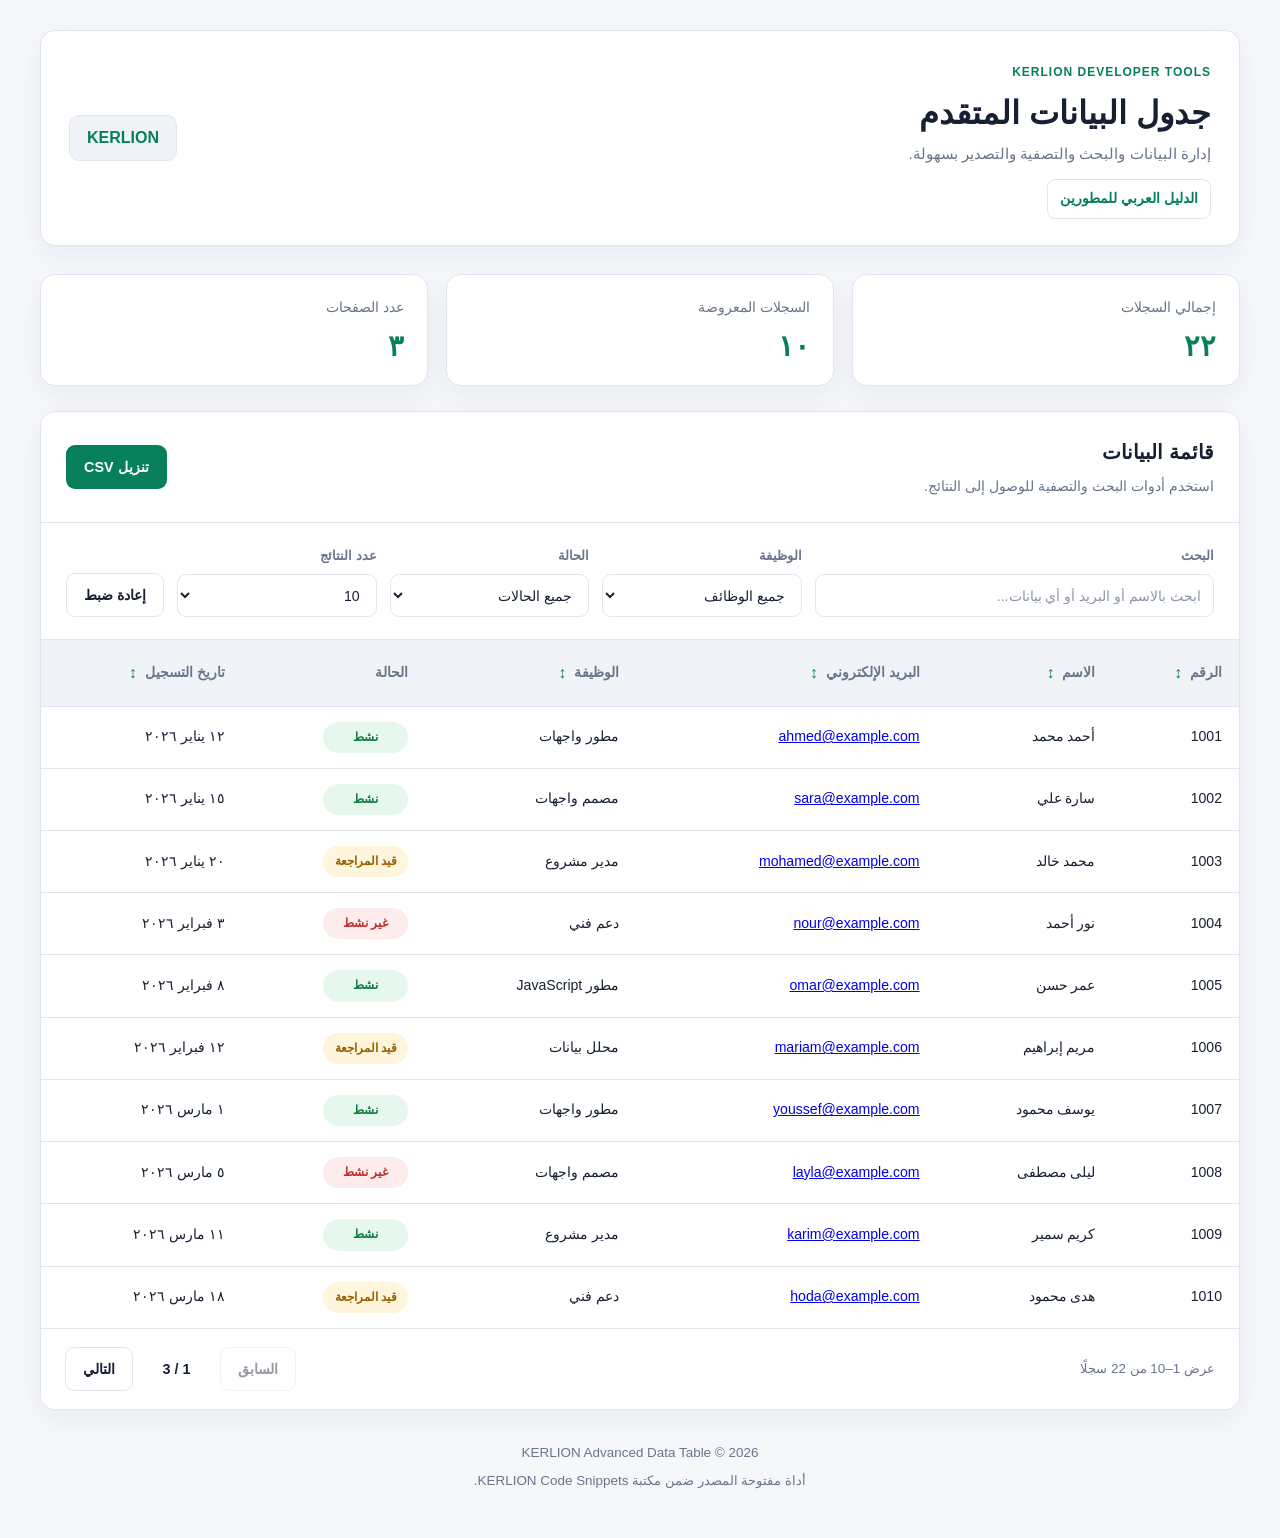
<file: javascript/advanced-data-table/index.html>
<!DOCTYPE html>
<html lang="ar" dir="rtl">
<head>
    <meta charset="UTF-8">
    <meta name="viewport" content="width=device-width, initial-scale=1.0">

    <meta name="author" content="KERLION">
    <meta name="description" content="Advanced Data Table - Search, sort, filter, pagination and CSV export.">

    <title>KERLION Advanced Data Table</title>

    <link rel="stylesheet" href="styles.css">
    <script src="table.js" defer></script>
</head>

<body>

    <main class="app-container">

        <!-- Header -->
        <header class="app-header">
            <div>
                <span class="app-label">KERLION DEVELOPER TOOLS</span>
                <h1>جدول البيانات المتقدم</h1>
                <p>إدارة البيانات والبحث والتصفية والتصدير بسهولة.</p>

                <a
                    class="developer-guide-link"
                    href="https://www.kerlionvip.com/2026/11/kerlion-advanced-data-table.html"
                    target="_blank"
                    rel="noopener noreferrer">
                    الدليل العربي للمطورين
                </a>
            </div>

            <a
                class="brand-link"
                href="https://www.kerlionvip.com"
                target="_blank"
                rel="noopener noreferrer">
                KERLION
            </a>
        </header>

        <!-- Statistics -->
        <section class="stats-grid" aria-label="إحصائيات البيانات">

            <article class="stat-card">
                <span>إجمالي السجلات</span>
                <strong id="totalRecords">0</strong>
            </article>

            <article class="stat-card">
                <span>السجلات المعروضة</span>
                <strong id="visibleRecords">0</strong>
            </article>

            <article class="stat-card">
                <span>عدد الصفحات</span>
                <strong id="totalPages">0</strong>
            </article>

        </section>

        <!-- Table Panel -->
        <section class="table-panel">

            <div class="panel-heading">
                <div>
                    <h2>قائمة البيانات</h2>
                    <p>استخدم أدوات البحث والتصفية للوصول إلى النتائج.</p>
                </div>

                <button
                    type="button"
                    id="exportCsv"
                    class="button button-primary">
                    تنزيل CSV
                </button>
            </div>

            <!-- Filters -->
            <div class="table-toolbar">

                <div class="search-group">
                    <label for="searchInput">البحث</label>
                    <input
                        type="search"
                        id="searchInput"
                        placeholder="ابحث بالاسم أو البريد أو أي بيانات..."
                        autocomplete="off">
                </div>

                <div class="filter-group">
                    <label for="roleFilter">الوظيفة</label>
                    <select id="roleFilter">
                        <option value="">جميع الوظائف</option>
                    </select>
                </div>

                <div class="filter-group">
                    <label for="statusFilter">الحالة</label>
                    <select id="statusFilter">
                        <option value="">جميع الحالات</option>
                        <option value="active">نشط</option>
                        <option value="inactive">غير نشط</option>
                        <option value="pending">قيد المراجعة</option>
                    </select>
                </div>

                <div class="filter-group">
                    <label for="pageSize">عدد النتائج</label>
                    <select id="pageSize">
                        <option value="5">5</option>
                        <option value="10" selected>10</option>
                        <option value="20">20</option>
                        <option value="50">50</option>
                    </select>
                </div>

                <button
                    type="button"
                    id="resetFilters"
                    class="button button-secondary">
                    إعادة ضبط
                </button>

            </div>

            <!-- Data Table -->
            <div class="table-wrapper">

                <table id="dataTable">
                    <caption class="visually-hidden">
                        جدول بيانات المستخدمين التجريبي
                    </caption>

                    <thead>
                        <tr>
                            <th scope="col" aria-sort="none">
                                <button class="sort-button" data-sort="id" type="button">
                                    الرقم <span aria-hidden="true">↕</span>
                                </button>
                            </th>

                            <th scope="col" aria-sort="none">
                                <button class="sort-button" data-sort="name" type="button">
                                    الاسم <span aria-hidden="true">↕</span>
                                </button>
                            </th>

                            <th scope="col" aria-sort="none">
                                <button class="sort-button" data-sort="email" type="button">
                                    البريد الإلكتروني <span aria-hidden="true">↕</span>
                                </button>
                            </th>

                            <th scope="col" aria-sort="none">
                                <button class="sort-button" data-sort="role" type="button">
                                    الوظيفة <span aria-hidden="true">↕</span>
                                </button>
                            </th>

                            <th scope="col">الحالة</th>

                            <th scope="col" aria-sort="none">
                                <button class="sort-button" data-sort="date" type="button">
                                    تاريخ التسجيل <span aria-hidden="true">↕</span>
                                </button>
                            </th>
                        </tr>
                    </thead>

                    <tbody id="tableBody">
                        <!-- Generated by table.js -->
                    </tbody>

                </table>

                <div
                    id="emptyState"
                    class="empty-state"
                    hidden
                    role="status">
                    لا توجد نتائج مطابقة لعملية البحث.
                </div>

            </div>

            <!-- Pagination -->
            <footer class="table-footer">

                <div
                    id="resultInfo"
                    class="result-info"
                    aria-live="polite">
                    جاري تحميل البيانات...
                </div>

                <nav class="pagination" aria-label="التنقل بين صفحات الجدول">

                    <button
                        type="button"
                        id="prevPage"
                        class="button button-secondary"
                        disabled>
                        السابق
                    </button>

                    <span id="pageIndicator" aria-live="polite">
                        0 / 0
                    </span>

                    <button
                        type="button"
                        id="nextPage"
                        class="button button-secondary"
                        disabled>
                        التالي
                    </button>

                </nav>

            </footer>

        </section>

        <footer class="site-footer">
            <p>
                KERLION Advanced Data Table
                &copy; <span id="currentYear">2026</span>
            </p>
            <p>أداة مفتوحة المصدر ضمن مكتبة KERLION Code Snippets.</p>
        </footer>

    </main>

</body>
</html>
</file>
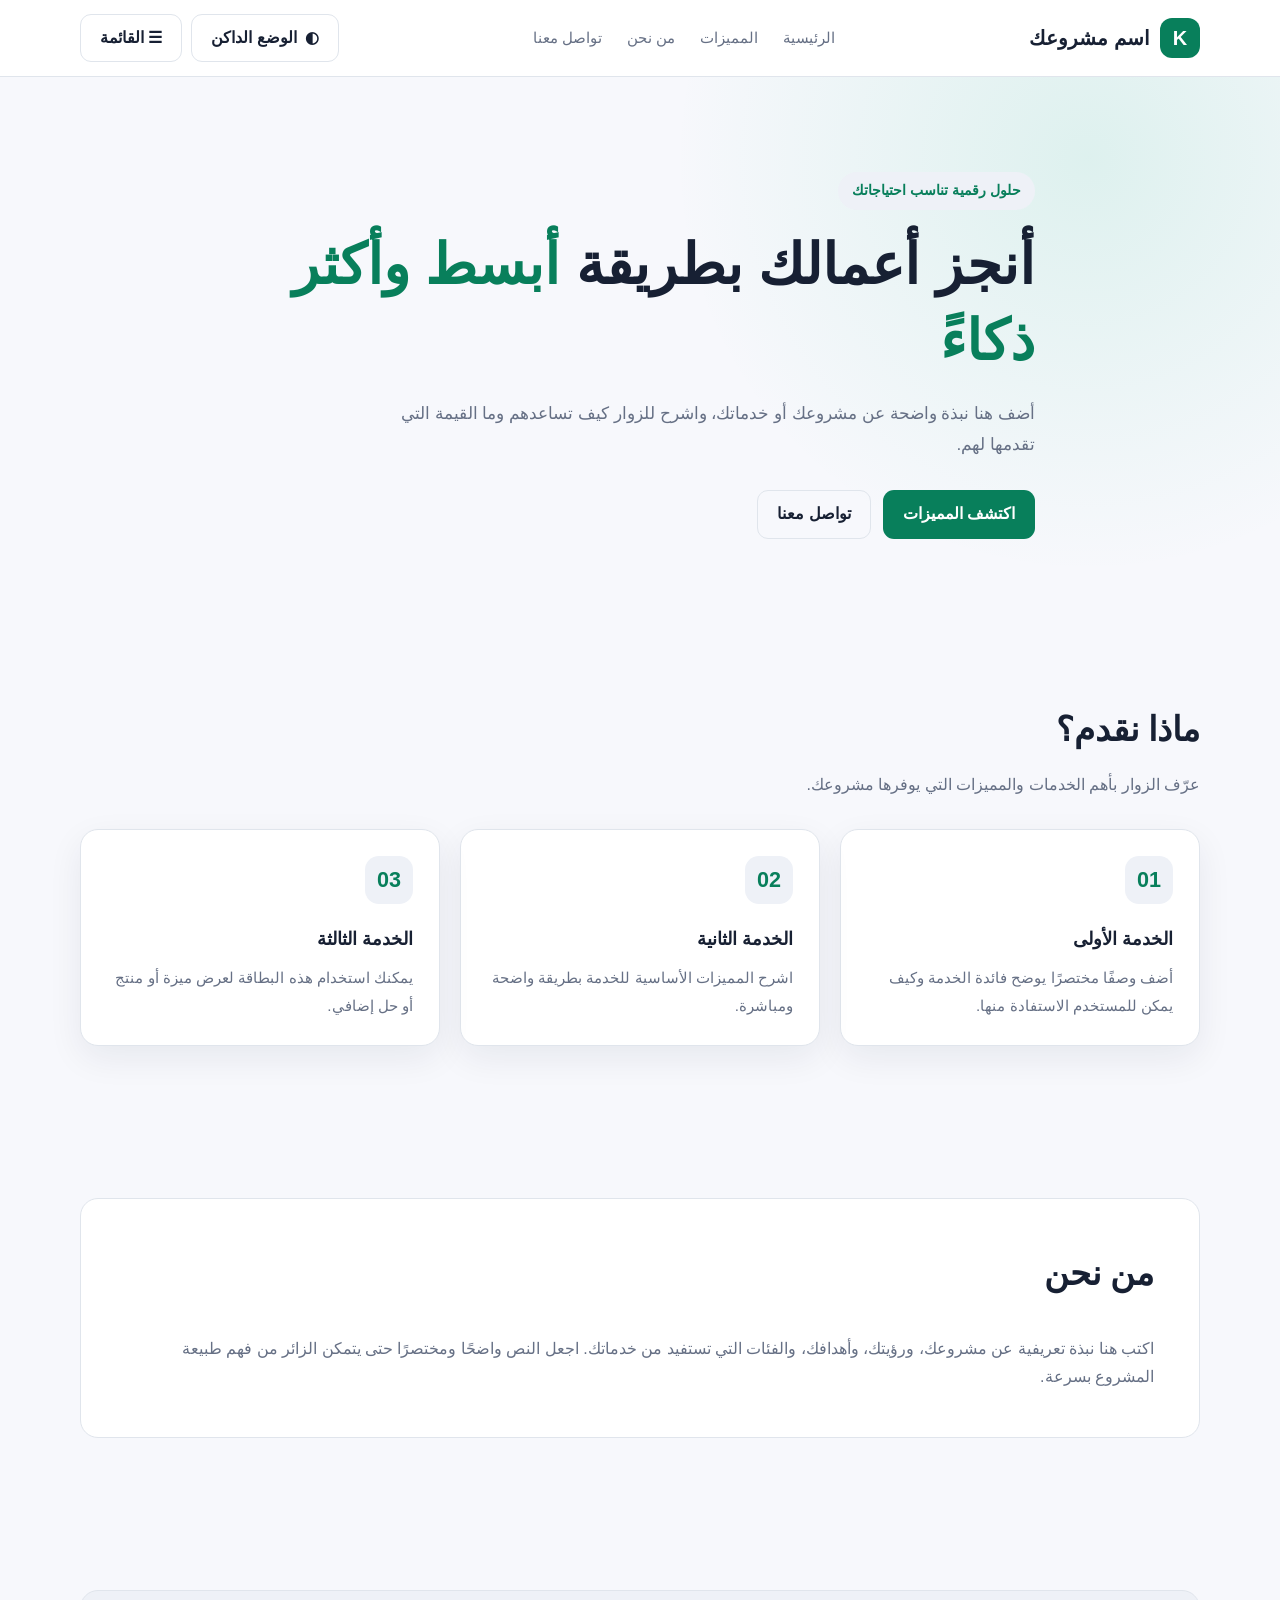
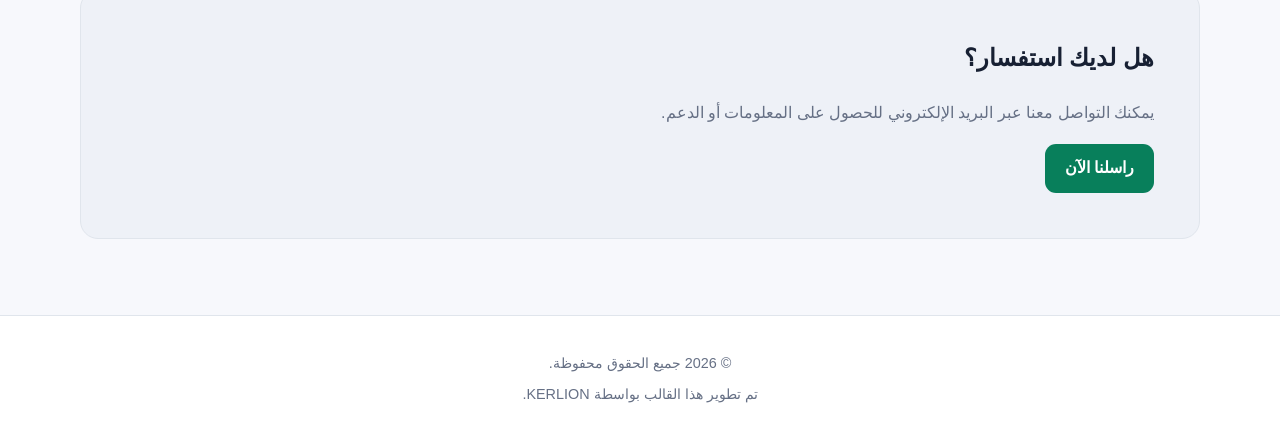
<file: html/semantic-page-template.html>
<!DOCTYPE html>
<html lang="ar" dir="rtl" data-theme="light">
<head>
    <meta charset="UTF-8">
    <meta name="viewport" content="width=device-width, initial-scale=1.0">

    <title>قالب صفحة عربية متجاوبة</title>
    <meta name="description" content="قالب صفحة ويب عربية متجاوبة باستخدام HTML وCSS وJavaScript.">
    <meta name="author" content="KERLION">
    <meta name="theme-color" content="#f7f8fc">

    <meta property="og:type" content="website">
    <meta property="og:title" content="قالب صفحة عربية متجاوبة">
    <meta property="og:description" content="قالب ويب عربي متجاوب وقابل للتخصيص.">

    <style>
        /* =================================
           1. Design Variables
        ================================= */

        :root {
            color-scheme: light;

            --bg: #f7f8fc;
            --surface: #ffffff;
            --surface-soft: #eef1f7;
            --text: #172033;
            --muted: #667085;
            --primary: #087f5b;
            --primary-hover: #066748;
            --border: #e0e5ec;
            --shadow: 0 12px 35px rgba(20, 35, 60, 0.07);
            --radius: 18px;
            --container: 1120px;
        }

        html[data-theme="dark"] {
            color-scheme: dark;

            --bg: #101722;
            --surface: #182332;
            --surface-soft: #202d3d;
            --text: #f1f5f9;
            --muted: #a8b4c4;
            --primary: #27bd8c;
            --primary-hover: #43d5a5;
            --border: #2e3d50;
            --shadow: 0 12px 35px rgba(0, 0, 0, 0.22);
        }

        /* =================================
           2. Reset and Base
        ================================= */

        *,
        *::before,
        *::after {
            box-sizing: border-box;
        }

        html {
            scroll-behavior: smooth;
            scroll-padding-top: 90px;
        }

        body {
            margin: 0;
            font-family: Tahoma, Arial, sans-serif;
            background: var(--bg);
            color: var(--text);
            line-height: 1.8;
            transition: background-color 0.2s, color 0.2s;
        }

        a {
            color: inherit;
            text-decoration: none;
        }

        button {
            font: inherit;
        }

        button,
        a {
            -webkit-tap-highlight-color: transparent;
        }

        button:focus-visible,
        a:focus-visible {
            outline: 3px solid var(--primary);
            outline-offset: 4px;
        }

        .container {
            width: min(100% - 36px, var(--container));
            margin-inline: auto;
        }

        .section {
            padding-block: 76px;
        }

        .section-heading {
            margin-bottom: 30px;
        }

        .section-heading h2 {
            margin: 0 0 10px;
            font-size: clamp(1.5rem, 3vw, 2.1rem);
        }

        .section-heading p {
            margin: 0;
            color: var(--muted);
        }

        /* =================================
           3. Skip Link
        ================================= */

        .skip-link {
            position: absolute;
            top: -100px;
            right: 16px;
            z-index: 1000;
            padding: 10px 16px;
            background: var(--primary);
            color: #fff;
            border-radius: 8px;
        }

        .skip-link:focus {
            top: 16px;
        }

        /* =================================
           4. Header and Navigation
        ================================= */

        .site-header {
            position: sticky;
            top: 0;
            z-index: 100;
            background: var(--surface);
            border-bottom: 1px solid var(--border);
        }

        .header-inner {
            min-height: 76px;
            display: flex;
            align-items: center;
            justify-content: space-between;
            gap: 20px;
        }

        .brand {
            display: inline-flex;
            align-items: center;
            gap: 10px;
            font-size: 1.25rem;
            font-weight: 800;
        }

        .brand-mark {
            width: 40px;
            height: 40px;
            display: grid;
            place-items: center;
            background: var(--primary);
            color: #fff;
            border-radius: 12px;
            font-weight: 900;
        }

        .nav {
            display: flex;
            align-items: center;
            gap: 25px;
        }

        .nav a {
            color: var(--muted);
            font-size: 0.95rem;
            transition: color 0.2s;
        }

        .nav a:hover {
            color: var(--primary);
        }

        .header-actions {
            display: flex;
            align-items: center;
            gap: 9px;
        }

        .menu-toggle {
            display: none;
        }

        /* =================================
           5. Buttons
        ================================= */

        .button {
            min-height: 44px;
            display: inline-flex;
            align-items: center;
            justify-content: center;
            gap: 8px;
            padding: 9px 19px;
            border: 1px solid transparent;
            border-radius: 11px;
            cursor: pointer;
            font-weight: 700;
            transition: background-color 0.2s, transform 0.2s;
        }

        .button:hover {
            transform: translateY(-2px);
        }

        .button-primary {
            background: var(--primary);
            color: #fff;
        }

        .button-primary:hover {
            background: var(--primary-hover);
        }

        .button-outline {
            background: transparent;
            border-color: var(--border);
            color: var(--text);
        }

        .button-outline:hover {
            background: var(--surface-soft);
        }

        /* =================================
           6. Hero Section
        ================================= */

        .hero {
            padding-block: 95px 85px;
            background:
                radial-gradient(
                    circle at 85% 15%,
                    rgba(39, 189, 140, 0.12),
                    transparent 35%
                );
        }

        .hero-content {
            max-width: 790px;
        }

        .eyebrow {
            display: inline-block;
            margin-bottom: 17px;
            padding: 6px 14px;
            background: var(--surface-soft);
            color: var(--primary);
            border-radius: 30px;
            font-size: 0.9rem;
            font-weight: 700;
        }

        .hero h1 {
            margin: 0 0 20px;
            font-size: clamp(2rem, 5vw, 3.5rem);
            line-height: 1.35;
        }

        .hero h1 span {
            color: var(--primary);
        }

        .hero-description {
            max-width: 680px;
            margin: 0 0 30px;
            color: var(--muted);
            font-size: 1.08rem;
        }

        .hero-actions {
            display: flex;
            flex-wrap: wrap;
            gap: 12px;
        }

        /* =================================
           7. Features
        ================================= */

        .features-grid {
            display: grid;
            grid-template-columns: repeat(3, minmax(0, 1fr));
            gap: 20px;
        }

        .feature-card {
            padding: 26px;
            background: var(--surface);
            border: 1px solid var(--border);
            border-radius: var(--radius);
            box-shadow: var(--shadow);
        }

        .feature-icon {
            width: 48px;
            height: 48px;
            display: grid;
            place-items: center;
            margin-bottom: 18px;
            background: var(--surface-soft);
            color: var(--primary);
            border-radius: 14px;
            font-size: 1.35rem;
            font-weight: bold;
        }

        .feature-card h3 {
            margin: 0 0 9px;
            font-size: 1.15rem;
        }

        .feature-card p {
            margin: 0;
            color: var(--muted);
            font-size: 0.95rem;
        }

        /* =================================
           8. About Section
        ================================= */

        .about-box {
            padding: clamp(24px, 5vw, 45px);
            background: var(--surface);
            border: 1px solid var(--border);
            border-radius: var(--radius);
        }

        .about-box p {
            margin: 0;
            color: var(--muted);
        }

        /* =================================
           9. Contact Section
        ================================= */

        .contact-box {
            padding: clamp(24px, 5vw, 45px);
            background: var(--surface-soft);
            border: 1px solid var(--border);
            border-radius: var(--radius);
        }

        .contact-box h2 {
            margin-top: 0;
        }

        .contact-box p {
            color: var(--muted);
        }

        /* =================================
           10. Footer
        ================================= */

        .site-footer {
            padding-block: 30px;
            background: var(--surface);
            border-top: 1px solid var(--border);
            text-align: center;
        }

        .site-footer p {
            margin: 5px 0;
            color: var(--muted);
            font-size: 0.9rem;
        }

        /* =================================
           11. Responsive Layout
        ================================= */

        @media (max-width: 760px) {
            .header-inner {
                flex-wrap: wrap;
                padding-block: 14px;
            }

            .header-actions {
                margin-inline-start: auto;
            }

            .menu-toggle {
                display: inline-flex;
            }

            .nav {
                display: none;
                flex-basis: 100%;
                flex-direction: column;
                align-items: stretch;
                gap: 0;
                padding: 8px;
                background: var(--surface-soft);
                border-radius: 12px;
            }

            .nav.is-open {
                display: flex;
            }

            .nav a {
                display: block;
                padding: 11px 12px;
            }

            .hero {
                padding-block: 65px;
            }

            .features-grid {
                grid-template-columns: 1fr;
            }

            .section {
                padding-block: 55px;
            }
        }

        @media (prefers-reduced-motion: reduce) {
            *,
            *::before,
            *::after {
                scroll-behavior: auto !important;
                transition-duration: 0.01ms !important;
                animation-duration: 0.01ms !important;
            }
        }
    </style>
</head>

<body>

    <a class="skip-link" href="#main-content">
        تخطي إلى المحتوى الرئيسي
    </a>

    <!-- Header -->
    <header class="site-header">
        <div class="container header-inner">

            <a class="brand" href="#home" aria-label="الصفحة الرئيسية">
                <span class="brand-mark" aria-hidden="true">K</span>
                <span>اسم مشروعك</span>
            </a>

            <nav class="nav" id="primary-nav" aria-label="القائمة الرئيسية">
                <a href="#home" aria-current="page">الرئيسية</a>
                <a href="#features">المميزات</a>
                <a href="#about">من نحن</a>
                <a href="#contact">تواصل معنا</a>
            </nav>

            <div class="header-actions">

                <button
                    class="button button-outline"
                    id="theme-toggle"
                    type="button"
                    aria-label="تفعيل الوضع الداكن">
                    <span aria-hidden="true">◐</span>
                    <span id="theme-label">الوضع الداكن</span>
                </button>

                <button
                    class="button button-outline menu-toggle"
                    id="menu-toggle"
                    type="button"
                    aria-controls="primary-nav"
                    aria-expanded="false"
                    aria-label="فتح القائمة">
                    ☰ القائمة
                </button>

            </div>
        </div>
    </header>

    <!-- Main -->
    <main id="main-content">

        <!-- Hero -->
        <section class="hero" id="home">
            <div class="container hero-content">

                <span class="eyebrow">حلول رقمية تناسب احتياجاتك</span>

                <h1>
                    أنجز أعمالك بطريقة
                    <span>أبسط وأكثر ذكاءً</span>
                </h1>

                <p class="hero-description">
                    أضف هنا نبذة واضحة عن مشروعك أو خدماتك،
                    واشرح للزوار كيف تساعدهم وما القيمة التي تقدمها لهم.
                </p>

                <div class="hero-actions">
                    <a class="button button-primary" href="#features">
                        اكتشف المميزات
                    </a>

                    <a class="button button-outline" href="#contact">
                        تواصل معنا
                    </a>
                </div>

            </div>
        </section>

        <!-- Features -->
        <section class="section" id="features">
            <div class="container">

                <div class="section-heading">
                    <h2>ماذا نقدم؟</h2>
                    <p>عرّف الزوار بأهم الخدمات والمميزات التي يوفرها مشروعك.</p>
                </div>

                <div class="features-grid">

                    <article class="feature-card">
                        <div class="feature-icon" aria-hidden="true">01</div>
                        <h3>الخدمة الأولى</h3>
                        <p>
                            أضف وصفًا مختصرًا يوضح فائدة الخدمة
                            وكيف يمكن للمستخدم الاستفادة منها.
                        </p>
                    </article>

                    <article class="feature-card">
                        <div class="feature-icon" aria-hidden="true">02</div>
                        <h3>الخدمة الثانية</h3>
                        <p>
                            اشرح المميزات الأساسية للخدمة
                            بطريقة واضحة ومباشرة.
                        </p>
                    </article>

                    <article class="feature-card">
                        <div class="feature-icon" aria-hidden="true">03</div>
                        <h3>الخدمة الثالثة</h3>
                        <p>
                            يمكنك استخدام هذه البطاقة
                            لعرض ميزة أو منتج أو حل إضافي.
                        </p>
                    </article>

                </div>
            </div>
        </section>

        <!-- About -->
        <section class="section" id="about">
            <div class="container">

                <div class="about-box">
                    <div class="section-heading">
                        <h2>من نحن</h2>
                    </div>

                    <p>
                        اكتب هنا نبذة تعريفية عن مشروعك،
                        ورؤيتك، وأهدافك، والفئات التي تستفيد من خدماتك.
                        اجعل النص واضحًا ومختصرًا حتى يتمكن الزائر
                        من فهم طبيعة المشروع بسرعة.
                    </p>
                </div>

            </div>
        </section>

        <!-- Contact -->
        <section class="section" id="contact">
            <div class="container">

                <div class="contact-box">
                    <h2>هل لديك استفسار؟</h2>

                    <p>
                        يمكنك التواصل معنا عبر البريد الإلكتروني
                        للحصول على المعلومات أو الدعم.
                    </p>

                    <a
                        class="button button-primary"
                        href="mailto:hello@example.com">
                        راسلنا الآن
                    </a>
                </div>

            </div>
        </section>

    </main>

    <!-- Footer -->
    <footer class="site-footer">
        <div class="container">

            <p>
                &copy; <span id="current-year">2026</span>
                جميع الحقوق محفوظة.
            </p>

            <p>تم تطوير هذا القالب بواسطة KERLION.</p>

        </div>
    </footer>

    <!-- JavaScript -->
    <script>
        "use strict";

        // Enable JavaScript-dependent styles
        document.documentElement.classList.add("js");

        // Theme controls
        const themeToggle = document.getElementById("theme-toggle");
        const themeLabel = document.getElementById("theme-label");

        function readSavedTheme() {
            try {
                return localStorage.getItem("kerlion-template-theme");
            } catch (error) {
                return null;
            }
        }

        function saveTheme(theme) {
            try {
                localStorage.setItem("kerlion-template-theme", theme);
            } catch (error) {
                // Theme still works for the current page session.
            }
        }

        function updateThemeButton() {
            const isDark = document.documentElement.dataset.theme === "dark";

            themeLabel.textContent = isDark
                ? "الوضع الفاتح"
                : "الوضع الداكن";

            themeToggle.setAttribute(
                "aria-label",
                isDark ? "تفعيل الوضع الفاتح" : "تفعيل الوضع الداكن"
            );
        }

        const savedTheme = readSavedTheme();

        const systemPrefersDark = window.matchMedia
            ? window.matchMedia("(prefers-color-scheme: dark)").matches
            : false;

        const initialTheme =
            savedTheme === "light" || savedTheme === "dark"
                ? savedTheme
                : (systemPrefersDark ? "dark" : "light");

        document.documentElement.dataset.theme = initialTheme;
        updateThemeButton();

        themeToggle.addEventListener("click", function () {
            const currentTheme = document.documentElement.dataset.theme;

            const nextTheme = currentTheme === "dark"
                ? "light"
                : "dark";

            document.documentElement.dataset.theme = nextTheme;
            saveTheme(nextTheme);
            updateThemeButton();
        });

        // Mobile navigation controls
        const menuToggle = document.getElementById("menu-toggle");
        const primaryNav = document.getElementById("primary-nav");

        function closeMenu() {
            primaryNav.classList.remove("is-open");
            menuToggle.setAttribute("aria-expanded", "false");
            menuToggle.setAttribute("aria-label", "فتح القائمة");
        }

        menuToggle.addEventListener("click", function () {
            const isOpen = primaryNav.classList.toggle("is-open");

            menuToggle.setAttribute("aria-expanded", String(isOpen));

            menuToggle.setAttribute(
                "aria-label",
                isOpen ? "إغلاق القائمة" : "فتح القائمة"
            );
        });

        // Close menu after choosing a navigation link
        primaryNav.querySelectorAll("a").forEach(function (link) {
            link.addEventListener("click", closeMenu);
        });

        // Close menu with Escape
        document.addEventListener("keydown", function (event) {
            if (event.key === "Escape") {
                closeMenu();
            }
        });

        // Close mobile menu when returning to desktop width
        window.addEventListener("resize", function () {
            if (window.innerWidth > 760) {
                closeMenu();
            }
        });

        // Automatically update the copyright year
        document.getElementById("current-year").textContent =
            new Date().getFullYear();
    </script>

</body>
</html>
</file>
<file: javascript/advanced-data-table/styles.css>
/* ==================================================
   KERLION Advanced Data Table
   Responsive RTL Data Table Interface
   ================================================== */

/* 1. Design Variables */
:root {
    color-scheme: light;

    --bg: #f5f7fb;
    --surface: #ffffff;
    --surface-soft: #f0f4f8;
    --text: #172033;
    --muted: #68758a;
    --primary: #087f5b;
    --primary-hover: #066748;
    --border: #e0e6ef;
    --success-bg: #e6f7ee;
    --success-text: #147a45;
    --danger-bg: #fdecec;
    --danger-text: #bb3030;
    --pending-bg: #fff4dc;
    --pending-text: #966100;
    --shadow: 0 10px 28px rgba(22, 34, 51, 0.055);
    --radius: 15px;
    --transition: 180ms ease;
}

[data-theme="dark"] {
    color-scheme: dark;

    --bg: #101722;
    --surface: #182332;
    --surface-soft: #202d3d;
    --text: #f1f5f9;
    --muted: #a8b4c4;
    --primary: #27bd8c;
    --primary-hover: #43d5a5;
    --border: #2e3d50;
    --success-bg: #173b2c;
    --success-text: #69d49b;
    --danger-bg: #472626;
    --danger-text: #ff9999;
    --pending-bg: #463719;
    --pending-text: #f7cf76;
    --shadow: 0 10px 28px rgba(0, 0, 0, 0.18);
}

/* 2. Reset */
*,
*::before,
*::after {
    box-sizing: border-box;
}

[hidden] {
    display: none !important;
}

html {
    scroll-behavior: smooth;
    scroll-padding-top: 24px;
}

body {
    min-width: 320px;
    margin: 0;
    padding: 30px 18px;
    background: var(--bg);
    color: var(--text);
    font-family: Tahoma, Arial, sans-serif;
    line-height: 1.7;
    transition:
        background-color var(--transition),
        color var(--transition);
}

button,
input,
select {
    font: inherit;
}

button,
a,
input,
select {
    -webkit-tap-highlight-color: transparent;
}

button:focus-visible,
a:focus-visible,
input:focus-visible,
select:focus-visible {
    outline: 3px solid var(--primary);
    outline-offset: 3px;
}

button:disabled {
    opacity: 0.45;
    cursor: not-allowed;
}

/* 3. Main Container */
.app-container {
    width: min(100%, 1200px);
    margin-inline: auto;
}

/* 4. Header */
.app-header {
    display: flex;
    align-items: center;
    justify-content: space-between;
    gap: 24px;
    margin-bottom: 28px;
    padding: 26px 28px;
    background: var(--surface);
    border: 1px solid var(--border);
    border-radius: var(--radius);
    box-shadow: var(--shadow);
}

.app-header h1 {
    margin: 7px 0 5px;
    font-size: clamp(1.5rem, 3vw, 2rem);
    line-height: 1.4;
}

.app-header p {
    margin: 0;
    color: var(--muted);
    font-size: 0.96rem;
}

.developer-guide-link {
    display: inline-flex;
    align-items: center;
    margin-top: 12px;
    padding: 7px 12px;
    border: 1px solid var(--border);
    border-radius: 8px;
    color: var(--primary);
    font-size: 0.88rem;
    font-weight: 700;
    text-decoration: none;
    transition:
        background-color var(--transition),
        border-color var(--transition);
}

.developer-guide-link:hover {
    background: var(--surface-soft);
    border-color: var(--primary);
}

.app-label {
    display: inline-block;
    color: var(--primary);
    font-size: 0.75rem;
    font-weight: 800;
    letter-spacing: 1px;
}

.brand-link {
    display: inline-flex;
    align-items: center;
    justify-content: center;
    min-width: 105px;
    min-height: 44px;
    padding: 8px 17px;
    background: var(--surface-soft);
    border: 1px solid var(--border);
    border-radius: 10px;
    color: var(--primary);
    font-size: 1rem;
    font-weight: 800;
    text-decoration: none;
    transition:
        background-color var(--transition),
        transform var(--transition);
}

.brand-link:hover {
    background: var(--border);
    transform: translateY(-2px);
}

/* 5. Statistics */
.stats-grid {
    display: grid;
    grid-template-columns: repeat(3, minmax(0, 1fr));
    gap: 18px;
    margin-bottom: 25px;
}

.stat-card {
    display: flex;
    flex-direction: column;
    gap: 9px;
    min-height: 112px;
    padding: 20px 23px;
    background: var(--surface);
    border: 1px solid var(--border);
    border-radius: var(--radius);
    box-shadow: var(--shadow);
}

.stat-card span {
    color: var(--muted);
    font-size: 0.9rem;
}

.stat-card strong {
    color: var(--primary);
    font-size: 1.8rem;
    line-height: 1.2;
    font-variant-numeric: tabular-nums;
}

/* 6. Table Panel */
.table-panel {
    overflow: hidden;
    background: var(--surface);
    border: 1px solid var(--border);
    border-radius: var(--radius);
    box-shadow: var(--shadow);
}

.panel-heading {
    display: flex;
    align-items: center;
    justify-content: space-between;
    gap: 20px;
    padding: 23px 25px;
    border-bottom: 1px solid var(--border);
}

.panel-heading h2 {
    margin: 0 0 5px;
    font-size: 1.25rem;
}

.panel-heading p {
    margin: 0;
    color: var(--muted);
    font-size: 0.9rem;
}

/* 7. Buttons */
.button {
    min-height: 42px;
    display: inline-flex;
    align-items: center;
    justify-content: center;
    gap: 7px;
    padding: 9px 17px;
    border: 1px solid transparent;
    border-radius: 9px;
    cursor: pointer;
    font-size: 0.9rem;
    font-weight: 700;
    transition:
        background-color var(--transition),
        border-color var(--transition),
        transform var(--transition);
}

.button:not(:disabled):hover {
    transform: translateY(-1px);
}

.button-primary {
    background: var(--primary);
    color: #ffffff;
}

.button-primary:not(:disabled):hover {
    background: var(--primary-hover);
}

.button-secondary {
    background: var(--surface);
    border-color: var(--border);
    color: var(--text);
}

.button-secondary:not(:disabled):hover {
    background: var(--surface-soft);
    border-color: var(--primary);
}

/* 8. Toolbar and Filters */
.table-toolbar {
    display: grid;
    grid-template-columns: minmax(220px, 2fr) repeat(3, minmax(125px, 1fr)) auto;
    align-items: end;
    gap: 13px;
    padding: 22px 25px;
    background: var(--surface);
    border-bottom: 1px solid var(--border);
}

.search-group,
.filter-group {
    min-width: 0;
    display: flex;
    flex-direction: column;
    gap: 7px;
}

.search-group label,
.filter-group label {
    color: var(--muted);
    font-size: 0.84rem;
    font-weight: 700;
}

.search-group input,
.filter-group select {
    width: 100%;
    min-width: 0;
    height: 43px;
    padding: 9px 12px;
    background: var(--surface);
    border: 1px solid var(--border);
    border-radius: 9px;
    color: var(--text);
    font-size: 0.88rem;
}

.search-group input::placeholder {
    color: var(--muted);
    opacity: 0.75;
}

.search-group input:focus,
.filter-group select:focus {
    border-color: var(--primary);
    outline: 2px solid color-mix(
        in srgb,
        var(--primary) 20%,
        transparent
    );
}

/* 9. Table */
.table-wrapper {
    width: 100%;
    overflow-x: auto;
    overscroll-behavior-x: contain;
}

#dataTable {
    width: 100%;
    min-width: 850px;
    border-collapse: collapse;
    border-spacing: 0;
    text-align: right;
}

#dataTable thead {
    background: var(--surface-soft);
}

#dataTable th,
#dataTable td {
    padding: 15px 17px;
    border-bottom: 1px solid var(--border);
    white-space: nowrap;
    font-size: 0.88rem;
}

#dataTable th {
    color: var(--muted);
    font-weight: 800;
}

#dataTable tbody tr {
    transition: background-color var(--transition);
}

#dataTable tbody tr:hover {
    background: var(--surface-soft);
}

#dataTable tbody tr:last-child td {
    border-bottom: 0;
}

/* 10. Sorting Buttons */
.sort-button {
    display: inline-flex;
    align-items: center;
    gap: 8px;
    padding: 4px 0;
    background: transparent;
    border: 0;
    color: inherit;
    cursor: pointer;
    font-weight: 800;
    text-align: right;
}

.sort-button:hover,
.sort-button[aria-pressed="true"] {
    color: var(--primary);
}

.sort-button span {
    color: var(--primary);
    font-size: 1rem;
}

/* 11. Status Badges */
.status-badge {
    display: inline-flex;
    align-items: center;
    justify-content: center;
    min-width: 85px;
    padding: 5px 11px;
    border-radius: 30px;
    font-size: 0.78rem;
    font-weight: 800;
}

.status-active {
    background: var(--success-bg);
    color: var(--success-text);
}

.status-inactive {
    background: var(--danger-bg);
    color: var(--danger-text);
}

.status-pending {
    background: var(--pending-bg);
    color: var(--pending-text);
}

/* 12. Empty State */
.empty-state {
    padding: 45px 20px;
    color: var(--muted);
    text-align: center;
    font-size: 0.95rem;
}

/* 13. Table Footer */
.table-footer {
    display: flex;
    align-items: center;
    justify-content: space-between;
    flex-wrap: wrap;
    gap: 15px;
    padding: 18px 24px;
    background: var(--surface);
    border-top: 1px solid var(--border);
}

.result-info {
    color: var(--muted);
    font-size: 0.84rem;
}

.pagination {
    display: flex;
    align-items: center;
    gap: 11px;
}

#pageIndicator {
    min-width: 65px;
    color: var(--text);
    font-size: 0.9rem;
    font-weight: 800;
    text-align: center;
    font-variant-numeric: tabular-nums;
}

/* 14. Footer */
.site-footer {
    padding: 27px 10px 10px;
    text-align: center;
}

.site-footer p {
    margin: 5px 0;
    color: var(--muted);
    font-size: 0.84rem;
}

/* 15. Accessibility */
.visually-hidden {
    position: absolute !important;
    width: 1px !important;
    height: 1px !important;
    padding: 0 !important;
    margin: -1px !important;
    overflow: hidden !important;
    clip: rect(0, 0, 0, 0) !important;
    white-space: nowrap !important;
    border: 0 !important;
}

/* 16. Tablet */
@media (max-width: 1000px) {
    .table-toolbar {
        grid-template-columns: repeat(2, minmax(0, 1fr));
    }

    .search-group {
        grid-column: 1 / -1;
    }

    .table-toolbar > .button {
        width: 100%;
    }
}

/* 17. Mobile */
@media (max-width: 650px) {
    body {
        padding: 13px 10px;
    }

    .app-header {
        align-items: flex-start;
        flex-direction: column;
        gap: 16px;
        padding: 20px 17px;
    }

    .brand-link {
        min-width: 90px;
        min-height: 38px;
    }

    .stats-grid {
        grid-template-columns: 1fr;
        gap: 11px;
    }

    .stat-card {
        min-height: 85px;
        padding: 15px 18px;
    }

    .stat-card strong {
        font-size: 1.5rem;
    }

    .panel-heading {
        align-items: flex-start;
        flex-direction: column;
        padding: 19px 17px;
    }

    .panel-heading .button {
        width: 100%;
    }

    .table-toolbar {
        grid-template-columns: 1fr;
        gap: 14px;
        padding: 17px;
    }

    .search-group {
        grid-column: auto;
    }

    .search-group input,
    .filter-group select {
        height: 46px;
        font-size: 0.9rem;
    }

    #dataTable {
        min-width: 780px;
    }

    #dataTable th,
    #dataTable td {
        padding: 13px 12px;
        font-size: 0.83rem;
    }

    .table-footer {
        align-items: stretch;
        flex-direction: column;
        padding: 16px;
    }

    .result-info {
        text-align: center;
    }

    .pagination {
        justify-content: center;
    }

    .pagination .button {
        flex: 1;
    }
}

/* 18. Reduced Motion */
@media (prefers-reduced-motion: reduce) {
    *,
    *::before,
    *::after {
        scroll-behavior: auto !important;
        transition-duration: 0.01ms !important;
    }
}
</file>
